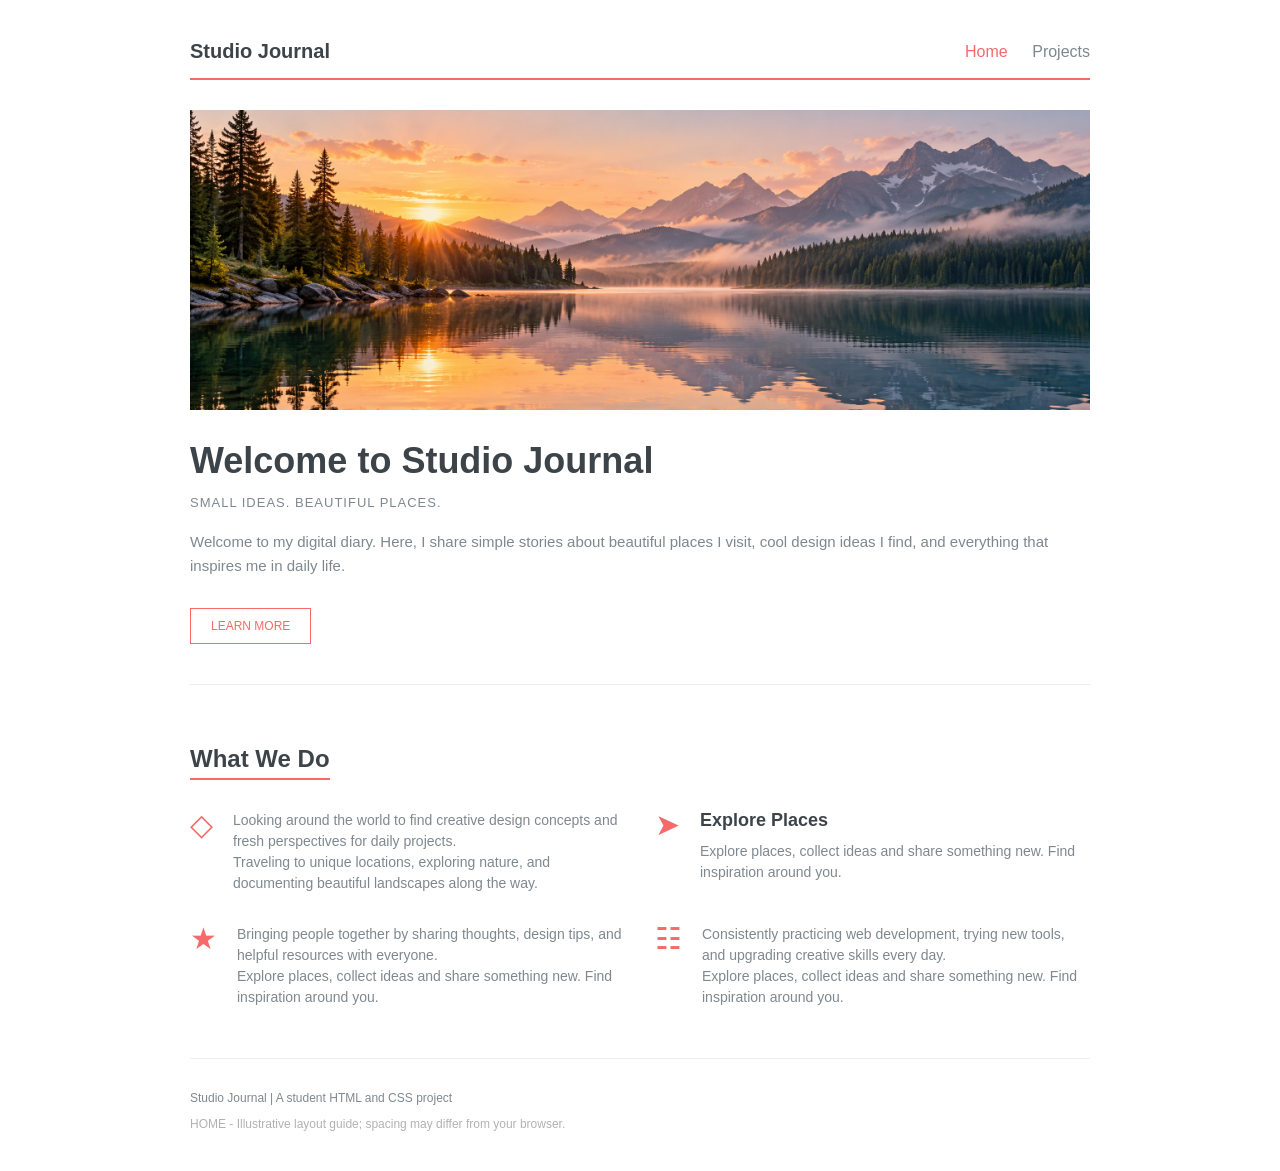
<file: index.html>
<!DOCTYPE html>
<html>
<head>
    <title>Studio Journal - Home</title>
    <link rel="stylesheet" href="styles.css">
</head>
<body>

    
    <div class="header">
        <a href="index.html" class="logo">Studio Journal</a>
        <div class="nav">
            <a href="index.html" class="active">Home</a>
            <a href="projects.html">Projects</a>
        </div>
    </div>

    
    <div class="main-content">
        
        
        <div class="banner-section">
            <img src="images/pic10.png" alt="Mountain lake at sunrise" class="banner-img">
            <h1>Welcome to Studio Journal</h1>
            <p class="tagline">SMALL IDEAS. BEAUTIFUL PLACES.</p>
           <p class="desc">Welcome to my digital diary. Here, I share simple stories about beautiful places I visit, cool design ideas I find, and everything that inspires me in daily life.</p>
            <a href="#features" class="btn-more">LEARN MORE</a>
        </div>

        <hr class="line">

        
        <div id="features">
            <h2>What We Do</h2>
            
            <div class="features-grid">
                
                <div class="feature-item">
                    <span class="icon red-diamond">&#9671;</span>
                    <div class="text-box">
                        <p>Looking around the world to find creative design concepts and fresh perspectives for daily projects.</p>
                       <p>Traveling to unique locations, exploring nature, and documenting beautiful landscapes along the way.</p>
                    </div>
                </div>

                
                <div class="feature-item">
                    <span class="icon red-arrow">&#10148;</span>
                    <div class="text-box">
                        <h3>Explore Places</h3>
                        <p>Explore places, collect ideas and share something new. Find inspiration around you.</p>
                    </div>
                </div>

                
                <div class="feature-item">
                    <span class="icon red-star">&#9733;</span>
                    <div class="text-box">
                        <p>Bringing people together by sharing thoughts, design tips, and helpful resources with everyone.</p>
                        <p>Explore places, collect ideas and share something new. Find inspiration around you.</p>
                    </div>
                </div>

                
                <div class="feature-item">
                    <span class="icon red-list">&#9783;</span>
                    <div class="text-box">
                        <p>Consistently practicing web development, trying new tools, and upgrading creative skills every day.</p>
                        <p>Explore places, collect ideas and share something new. Find inspiration around you.</p>
                    </div>
                </div>
            </div>

        </div>
    </div>

    
    <div class="footer">
        <p>Studio Journal | A student HTML and CSS project</p>
        <p class="sub-footer">HOME - Illustrative layout guide; spacing may differ from your browser.</p>
    </div>

</body>
</html>
</file>
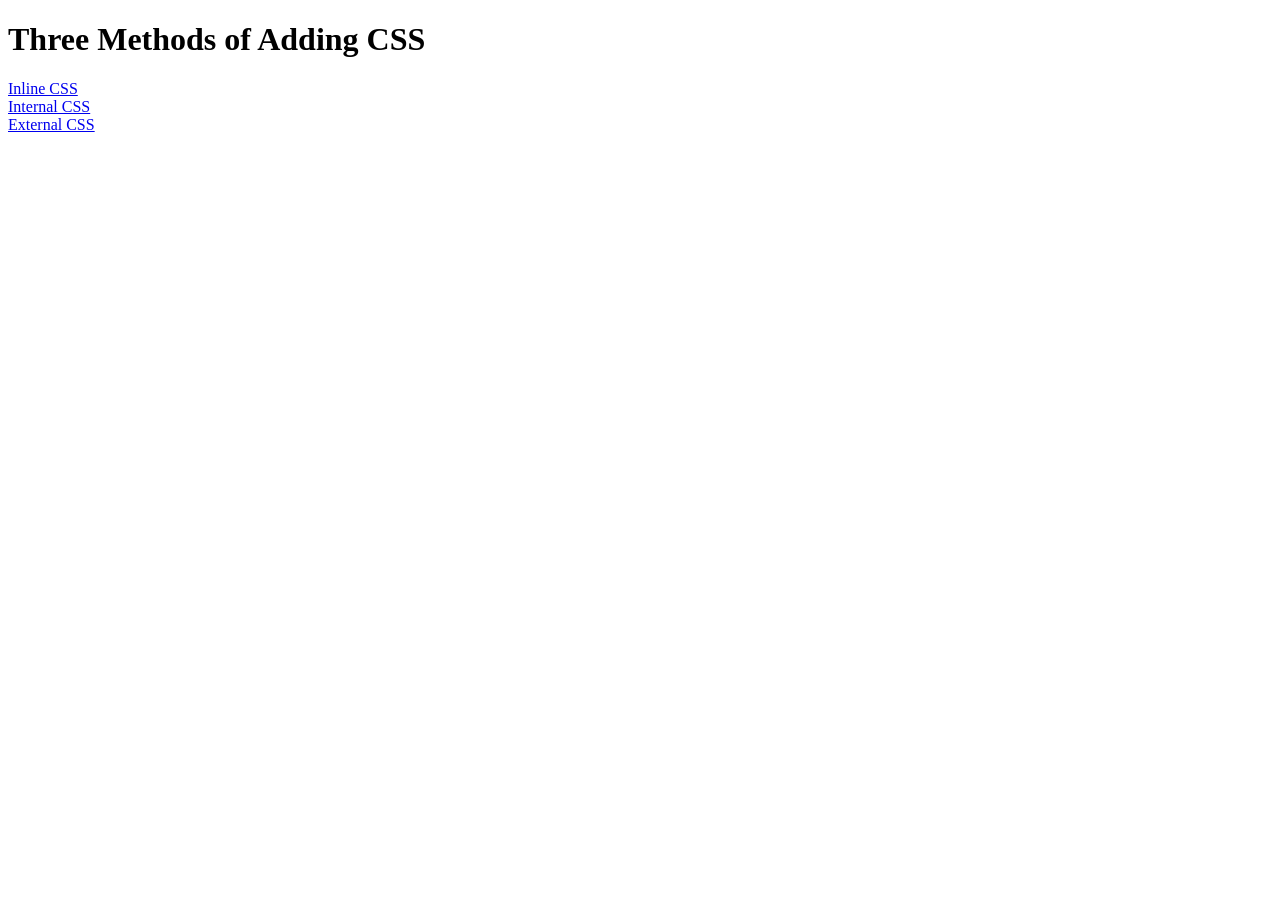
<file: css-activity1/index.html>
<!DOCTYPE html>
<html lang="en">

<head>
  <meta charset="UTF-8">
  <title>Adding CSS</title>
</head>

<body>
  <h1>Three Methods of Adding CSS</h1>
   <a href="inline.html">Inline CSS</a>
  <br>

  <a href="internal.html">Internal CSS</a>
  <br>

  <a href="external.html">External CSS</a>
</body>

</html>
</file>
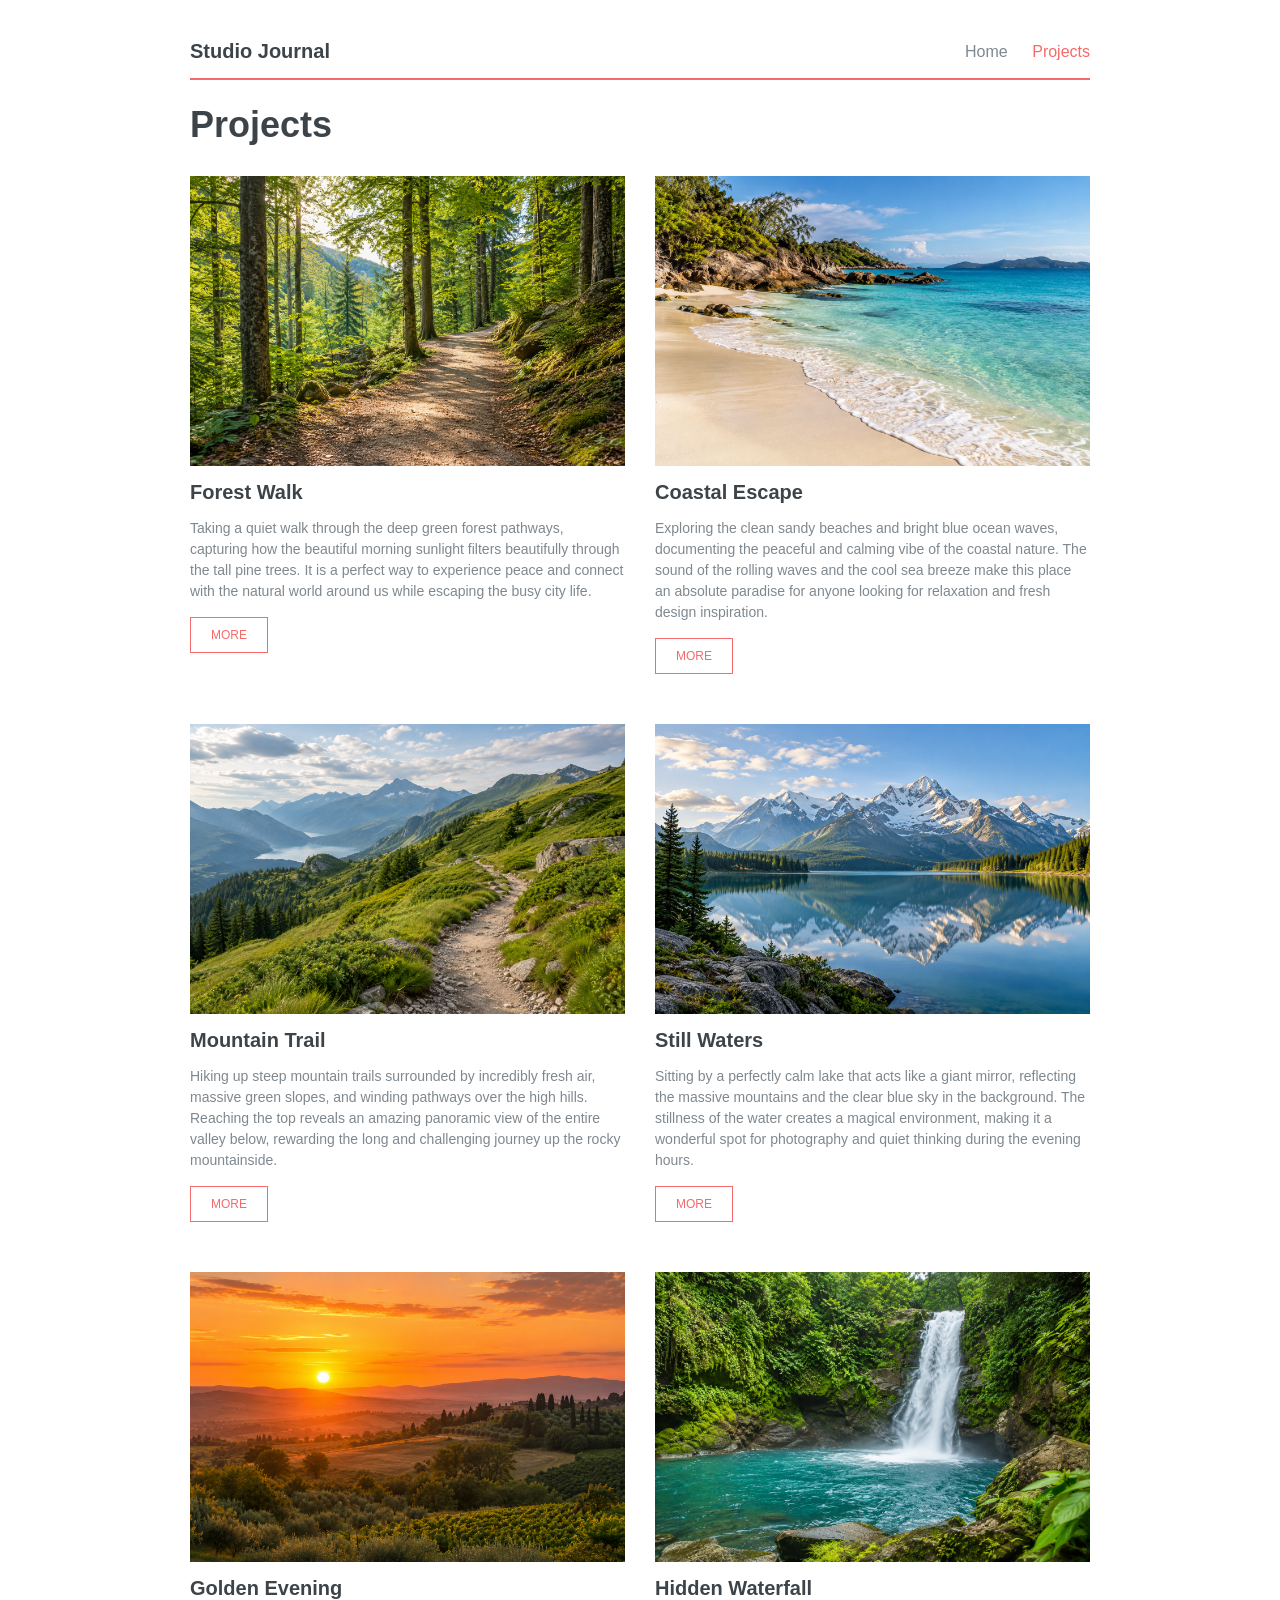
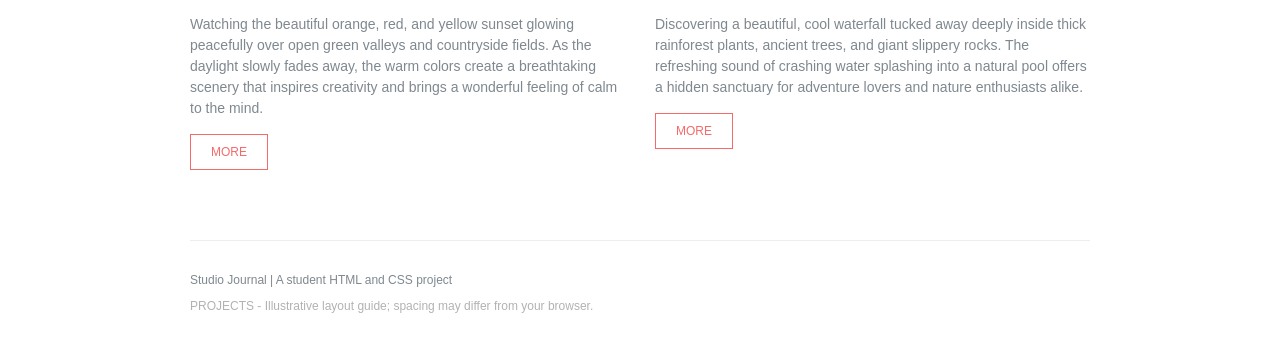
<file: projects.html>
<!DOCTYPE html>
<html>
<head>
    <title>Studio Journal - Projects</title>

    <link rel="stylesheet" href="styles.css">
</head>
<body>

   
    <div class="header">
        <a href="index.html" class="logo">Studio Journal</a>
        <div class="nav">
            <a href="index.html">Home</a>
            <a href="projects.html" class="active">Projects</a>
        </div>
    </div>

    
    <div class="main-content">
        <h1>Projects</h1>

        
        <div class="projects">
            
            
            <div class="project-card">
                <img src="images/pic01.png" alt="Forest Walk">
                <h3>Forest Walk</h3>
               <p>Taking a quiet walk through the deep green forest pathways, capturing how the beautiful morning sunlight filters beautifully through the tall pine trees. It is a perfect way to experience peace and connect with the natural world around us while escaping the busy city life.</p>
                <a href="images/pic01.png" class="btn-more">MORE</a>
            </div>

           
            <div class="project-card">
                <img src="images/pic02.png" alt="Coastal Escape">
                <h3>Coastal Escape</h3>
                <p>Exploring the clean sandy beaches and bright blue ocean waves, documenting the peaceful and calming vibe of the coastal nature. The sound of the rolling waves and the cool sea breeze make this place an absolute paradise for anyone looking for relaxation and fresh design inspiration.</p>
                <a href="images/pic02.png" class="btn-more">MORE</a>
            </div>

           
            <div class="project-card">
                <img src="images/pic03.png" alt="Mountain Trail">
                <h3>Mountain Trail</h3>
                <p>Hiking up steep mountain trails surrounded by incredibly fresh air, massive green slopes, and winding pathways over the high hills. Reaching the top reveals an amazing panoramic view of the entire valley below, rewarding the long and challenging journey up the rocky mountainside.</p>
                <a href="images/pic03.png" class="btn-more">MORE</a>
            </div>

         
            <div class="project-card">
                <img src="images/pic04.png" alt="Still Waters">
                <h3>Still Waters</h3>
                <p>Sitting by a perfectly calm lake that acts like a giant mirror, reflecting the massive mountains and the clear blue sky in the background. The stillness of the water creates a magical environment, making it a wonderful spot for photography and quiet thinking during the evening hours.</p>
                <a href="images/pic04.png" class="btn-more">MORE</a>
            </div>

           
            <div class="project-card">
                <img src="images/pic05.png" alt="Golden Evening">
                <h3>Golden Evening</h3>
                <p>Watching the beautiful orange, red, and yellow sunset glowing peacefully over open green valleys and countryside fields. As the daylight slowly fades away, the warm colors create a breathtaking scenery that inspires creativity and brings a wonderful feeling of calm to the mind.</p>
                <a href="images/pic05.png" class="btn-more">MORE</a>
            </div>

            
            <div class="project-card">
                <img src="images/pic06.png" alt="Hidden Waterfall">
                <h3>Hidden Waterfall</h3>
                <p>Discovering a beautiful, cool waterfall tucked away deeply inside thick rainforest plants, ancient trees, and giant slippery rocks. The refreshing sound of crashing water splashing into a natural pool offers a hidden sanctuary for adventure lovers and nature enthusiasts alike.</p>
                <a href="images/pic06.png" class="btn-more">MORE</a>
            </div>

        </div>
    </div>

   
    <div class="footer">
        <p>Studio Journal | A student HTML and CSS project</p>
        <p class="sub-footer">PROJECTS - Illustrative layout guide; spacing may differ from your browser.</p>
    </div>

</body>
</html>
</file>
<file: styles.css>
body {
    font-family: Arial, sans-serif;
    margin: 40px auto;
    max-width: 900px;
    background-color: #ffffff;
    color: #7f888f;
}

/* Header & Navigation */
.header {
    display: flex;
    justify-content: space-between;
    align-items: center;
    padding-bottom: 15px;
    border-bottom: 2px solid #f56a6a; 
}
.logo {
    font-size: 20px;
    font-weight: bold;
    color: #3d4449;
    text-decoration: none;
}
.nav a {
    text-decoration: none;
    margin-left: 20px;
    color: #7f888f;
}
.nav a.active, .nav a:hover {
    color: #f56a6a; 
}


.banner-img {
    width: 100%;
    display: block;
    margin-top: 30px;
    margin-bottom: 30px;
}
h1 {
    color: #3d4449;
    font-size: 36px;
    margin-bottom: 10px;
}
.tagline {
    font-size: 13px;
    letter-spacing: 1px;
    margin-bottom: 20px;
}
.desc {
    font-size: 15px;
    line-height: 1.6;
    margin-bottom: 30px;
}


.btn-more {
    display: inline-block;
    padding: 10px 20px;
    border: 1px solid #f56a6a;
    color: #f56a6a;
    text-decoration: none;
    font-size: 12px;
}

.line {
    border: 0;
    border-top: 1px solid #eeeeee;
    margin: 40px 0;
}


h2 {
    color: #3d4449;
    font-size: 24px;
    border-bottom: 2px solid #f56a6a;
    display: inline-block;
    padding-bottom: 5px;
    margin-bottom: 30px;
}


.features-grid {
    display: grid;
    grid-template-columns: 1fr 1fr;
    gap: 30px;
}
.feature-item {
    display: flex;
    align-items: flex-start;
}
.icon {
    font-size: 30px;
    color: #f56a6a;
    margin-right: 20px;
    line-height: 1;
}
.text-box h3 {
    color: #3d4449;
    margin: 0 0 10px 0;
    font-size: 18px;
}
.text-box p {
    margin: 0;
    font-size: 14px;
    line-height: 1.5;
}


.footer {
    margin-top: 50px;
    padding-top: 20px;
    font-size: 12px;
    border-top: 1px solid #eeeeee;
}
.sub-footer {
    color: #b2b2b2;
    margin-top: 5px;
}


.projects {
    display: grid;
    grid-template-columns: 1fr 1fr;
    gap: 30px;
}
.project-card {
    background: #ffffff;
    margin-bottom: 20px;
}
.project-card img {
    width: 100%;
    display: block;
    margin-bottom: 15px;
}
.project-card h3 {
    color: #3d4449;
    font-size: 20px;
    margin: 0 0 10px 0;
}
.project-card p {
    font-size: 14px;
    line-height: 1.5;
    margin-bottom: 15px;
}
.projects {
    display: grid;
    grid-template-columns: 1fr 1fr; 
    gap: 30px;
    margin-top: 30px;
}

.project-card {
    background: #ffffff;
    margin-bottom: 20px;
}

.project-card img {
    width: 100%;
    display: block;
    margin-bottom: 15px;
}
</file>
